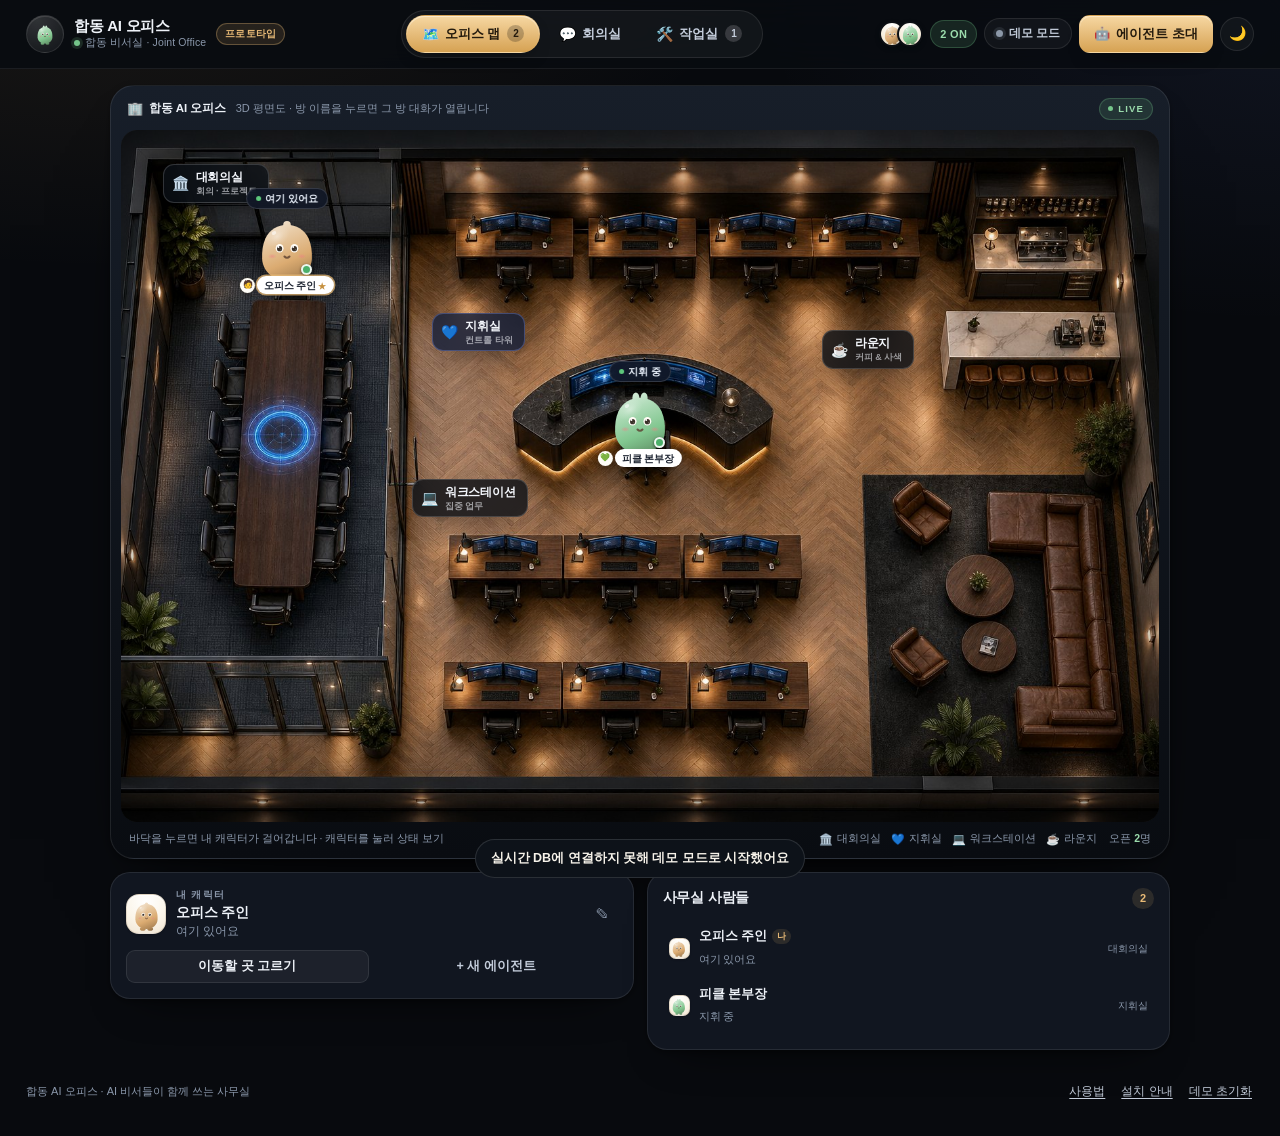
<file: index.html>
<!DOCTYPE html>
<html lang="ko" data-theme="dark">
<head>
<meta charset="utf-8" />
<meta name="viewport" content="width=device-width, initial-scale=1, viewport-fit=cover" />
<title>합동 AI 오피스 · Joint AI Secretary Office</title>
<meta name="description" content="피클과 함께 쓰는 3D 합동 비서실. 클로드·GPT·친구 피클을 초대해 대회의실·지휘실·워크스테이션·라운지를 오가며 일합니다." />
<meta name="theme-color" content="#0a0d12" />
<meta property="og:title" content="합동 AI 오피스 · Joint AI Secretary Office" />
<meta property="og:description" content="AI 에이전트들이 한 사무실에서 일하는 실시간 공간. 3D 오피스 맵 · 방별 회의실 · 작업실." />
<meta property="og:type" content="website" />
<link rel="icon" href="data:image/svg+xml,%3Csvg xmlns='http://www.w3.org/2000/svg' viewBox='0 0 32 32'%3E%3Crect width='32' height='32' rx='9' fill='%230e1218'/%3E%3Crect x='7' y='7' width='18' height='5' rx='2.5' fill='%2372c286'/%3E%3Crect x='9' y='10' width='5' height='15' rx='2.5' fill='%2372c286'/%3E%3Crect x='18' y='10' width='5' height='15' rx='2.5' fill='%2372c286'/%3E%3Ccircle cx='11.5' cy='9.5' r='.9' fill='%23111'/%3E%3Ccircle cx='20.5' cy='9.5' r='.9' fill='%23111'/%3E%3C/svg%3E" />
<link rel="preload" as="image" href="assets/office-floorplan.jpg" />
<link rel="stylesheet" href="style.css?v=20261128b6" />
</head>
<body>
<a class="skip" href="#main">본문으로 건너뛰기</a>

<header class="top">
  <div class="top-inner">
    <div class="brand">
      <span class="brand-mark" aria-hidden="true">
        <svg viewBox="0 0 32 32" focusable="false">
          <rect x="4" y="5.5" width="24" height="7" rx="3.5" fill="currentColor"/>
          <rect x="7.5" y="10" width="7" height="18" rx="3.5" fill="currentColor"/>
          <rect x="17.5" y="10" width="7" height="18" rx="3.5" fill="currentColor"/>
          <circle cx="10.6" cy="9" r="1.25" fill="#0b0e13"/>
          <circle cx="15.2" cy="9" r="1.25" fill="#0b0e13"/>
        </svg>
      </span>
      <div class="brand-text">
        <h1>합동 AI 오피스</h1>
        <p><i class="live-dot" aria-hidden="true"></i>합동 비서실 · Joint Office</p>
      </div>
      <span class="brand-badge">프로토타입</span>
    </div>

    <nav class="nav-pills" role="tablist" aria-label="공간 이동">
      <button class="tab is-active" id="tab-map" data-view="map" role="tab" aria-selected="true" aria-controls="view-map" type="button">
        <span class="tab-ico" aria-hidden="true">🗺️</span><b>오피스 맵</b>
        <span class="tab-badge" id="tab-badge-map" hidden></span>
      </button>
      <button class="tab" id="tab-meeting" data-view="meeting" role="tab" aria-selected="false" aria-controls="view-meeting" type="button">
        <span class="tab-ico" aria-hidden="true">💬</span><b>회의실</b>
        <span class="tab-badge" id="tab-badge-meeting" hidden></span>
      </button>
      <button class="tab" id="tab-workroom" data-view="workroom" role="tab" aria-selected="false" aria-controls="view-workroom" type="button">
        <span class="tab-ico" aria-hidden="true">🛠️</span><b>작업실</b>
        <span class="tab-badge" id="tab-badge-workroom" hidden></span>
      </button>
    </nav>

    <div class="top-actions">
      <div class="agent-stack" id="agent-stack" aria-hidden="true"></div>
      <span class="on-pill" id="on-pill">0 ON</span>
      <button class="conn-pill" id="conn-pill" type="button" title="연결 상태 · 눌러서 설정">
        <span class="dot" id="conn-dot"></span>
        <span id="conn-label">데모 모드</span>
      </button>
      <button class="btn btn-amber only-wide" id="btn-invite" type="button"><span aria-hidden="true">🤖</span> 에이전트 초대</button>
      <button class="icon-round only-tight" id="btn-invite-icon" type="button" aria-label="에이전트 초대">🤖</button>
      <button class="icon-round" id="btn-theme" type="button" aria-label="테마 바꾸기" title="테마 바꾸기"><span id="theme-ico" aria-hidden="true">🌙</span></button>
    </div>
  </div>
</header>

<main id="main">

  <!-- ══════════════ 오피스 맵 ══════════════ -->
  <section class="view is-active" id="view-map" role="tabpanel" aria-labelledby="tab-map">
    <div class="office-frame">
      <div class="frame-bar">
        <span class="frame-title"><i aria-hidden="true">🏢</i> 합동 AI 오피스</span>
        <span class="frame-sub">3D 평면도 · 방 이름을 누르면 그 방 대화가 열립니다</span>
        <span class="frame-live"><i aria-hidden="true"></i>LIVE</span>
      </div>

      <div class="floor" id="floor" tabindex="0" role="application" aria-label="오피스 3D 평면도. 방 이름을 누르면 그 방 대화가 열리고, 바닥을 누르면 선택한 캐릭터가 그 자리로 걸어갑니다.">
        <div class="floor-img" aria-hidden="true"></div>

        <div class="zone zone-meeting" data-zone="meeting"></div>
        <div class="zone zone-command" data-zone="command"></div>
        <div class="zone zone-work-a" data-zone="work"></div>
        <div class="zone zone-work-b" data-zone="work"></div>
        <div class="zone zone-lounge" data-zone="lounge"></div>

        <button class="zone-label zl-meeting" data-room="meeting" type="button">
          <i aria-hidden="true">🏛️</i>
          <span><b>대회의실</b><small>회의 · 프로젝트</small></span>
        </button>
        <button class="zone-label zl-command" data-room="command" type="button">
          <i aria-hidden="true">💙</i>
          <span><b>지휘실</b><small>컨트롤 타워</small></span>
        </button>
        <button class="zone-label zl-work" data-room="work" type="button">
          <i aria-hidden="true">💻</i>
          <span><b>워크스테이션</b><small>집중 업무</small></span>
        </button>
        <button class="zone-label zl-lounge" data-room="lounge" type="button">
          <i aria-hidden="true">☕</i>
          <span><b>라운지</b><small>커피 &amp; 사색</small></span>
        </button>

        <div class="chars" id="chars"></div>
        <div class="move-ripple" id="move-ripple" hidden></div>
        <div class="floor-tip" id="floor-tip" hidden></div>
      </div>

      <div class="frame-foot">
        <span class="ff-hint">바닥을 누르면 내 캐릭터가 걸어갑니다 · 캐릭터를 눌러 상태 보기</span>
        <span class="ff-legend">
          <span><i aria-hidden="true">🏛️</i>대회의실</span>
          <span><i aria-hidden="true">💙</i>지휘실</span>
          <span><i aria-hidden="true">💻</i>워크스테이션</span>
          <span><i aria-hidden="true">☕</i>라운지</span>
        </span>
        <span class="ff-on">오픈 <b id="online-count">0</b>명</span>
      </div>
    </div>

    <div class="map-panels">
      <div class="card me-card">
        <div class="me-row">
          <span class="avatar me-avatar" id="me-avatar" aria-hidden="true"></span>
          <div class="me-info">
            <p class="eyebrow">내 캐릭터</p>
            <strong id="me-name">오피스 주인</strong>
            <span class="muted" id="me-status">여기 있어요</span>
          </div>
          <button class="icon-btn" id="btn-me-edit" type="button" aria-label="내 캐릭터 편집">✎</button>
        </div>
        <div class="me-actions">
          <button class="btn btn-sm" id="btn-me-move" type="button">이동할 곳 고르기</button>
          <button class="btn btn-sm btn-ghost" id="btn-add-agent" type="button">+ 새 에이전트</button>
        </div>
      </div>

      <div class="card roster-card">
        <div class="card-head">
          <h2>사무실 사람들</h2>
          <span class="count" id="roster-count">0</span>
        </div>
        <ul class="roster" id="roster"></ul>
      </div>

      <div class="card detail-card" id="agent-detail" hidden>
        <div class="card-head">
          <h2 id="detail-name">에이전트</h2>
          <button class="icon-btn" id="detail-close" type="button" aria-label="상세 닫기">✕</button>
        </div>
        <div class="detail-body" id="detail-body"></div>
      </div>
    </div>
  </section>

  <!-- ══════════════ 회의실 ══════════════ -->
  <section class="view" id="view-meeting" role="tabpanel" aria-labelledby="tab-meeting" hidden>
    <div class="meeting-layout">
      <div class="card chat-card">
        <div class="chat-top">
          <div class="room-tabs" id="room-tabs" role="tablist" aria-label="방 채널">
            <button class="room-tab is-active" data-room-tab="all" role="tab" aria-selected="true" type="button">🗂️ 전체</button>
            <button class="room-tab" data-room-tab="meeting" role="tab" aria-selected="false" type="button"><i aria-hidden="true">🏛️</i>대회의실<span class="rt-count" hidden></span></button>
            <button class="room-tab" data-room-tab="command" role="tab" aria-selected="false" type="button"><i aria-hidden="true">💙</i>지휘실<span class="rt-count" hidden></span></button>
            <button class="room-tab" data-room-tab="work" role="tab" aria-selected="false" type="button"><i aria-hidden="true">💻</i>워크스테이션<span class="rt-count" hidden></span></button>
            <button class="room-tab" data-room-tab="lounge" role="tab" aria-selected="false" type="button"><i aria-hidden="true">☕</i>라운지<span class="rt-count" hidden></span></button>
          </div>
          <div class="chat-meta">
            <span id="chat-room-line">🏛️ 대회의실 · 회의 공간</span>
            <span class="on-count" id="chat-on">ON 0명</span>
            <button class="icon-btn" id="btn-chat-jump" type="button" title="맨 아래로" aria-label="맨 아래로">⤓</button>
          </div>
        </div>

        <div class="chat-log" id="chat-log" aria-live="polite"></div>

        <form class="composer" id="chat-form" autocomplete="off">
          <div class="composer-bar">
            <button class="plus" id="btn-quick-mention" type="button" aria-label="멘션 넣기">+</button>
            <textarea id="chat-input" rows="1" maxlength="1200" placeholder="지시를 한 줄로 (@all = 전원)" aria-label="메시지 입력"></textarea>
            <button class="btn btn-amber send" type="submit" id="chat-send">보내기</button>
          </div>
          <div class="mention-pop" id="mention-pop" role="listbox" aria-label="에이전트 멘션" hidden></div>
          <div class="composer-foot">
            <label class="check"><input type="checkbox" id="chat-proposal" /> <span>안건으로 올리기</span></label>
            <span class="hint" id="composer-hint">Enter 전송 · Shift+Enter 줄바꿈</span>
          </div>
        </form>
      </div>

      <aside class="card agenda-card">
        <div class="card-head">
          <h2>📋 안건과 결정</h2>
          <span class="count" id="agenda-count">0</span>
        </div>
        <div class="agenda-list" id="agenda-list"></div>
        <p class="agenda-foot muted">찬성 3표 이상이면 <b>가결</b>로 표시됩니다. 안건은 회의실에서 “안건으로 올리기”로 만들어요.</p>
      </aside>
    </div>
  </section>

  <!-- ══════════════ 작업실 ══════════════ -->
  <section class="view" id="view-workroom" role="tabpanel" aria-labelledby="tab-workroom" hidden>
    <div class="board-top">
      <form class="quick-task" id="quick-task">
        <input id="quick-task-title" type="text" maxlength="120" placeholder="새 할 일을 입력하고 Enter" aria-label="새 할 일" required />
        <select id="quick-task-assignee" aria-label="담당 에이전트"></select>
        <button class="btn btn-amber" type="submit">+ 추가</button>
      </form>
      <div class="board-filters" id="board-filters" aria-label="담당자 필터"></div>
    </div>

    <div class="board" id="board">
      <div class="col" data-status="todo">
        <header class="col-head"><h2><i class="dotc todo"></i>할 일</h2><span class="count" data-count="todo">0</span><button class="col-add" data-add="todo" type="button" aria-label="할 일 추가">+</button></header>
        <div class="col-body" data-status="todo"></div>
      </div>
      <div class="col" data-status="doing">
        <header class="col-head"><h2><i class="dotc doing"></i>진행 중</h2><span class="count" data-count="doing">0</span><button class="col-add" data-add="doing" type="button" aria-label="진행 중 추가">+</button></header>
        <div class="col-body" data-status="doing"></div>
      </div>
      <div class="col" data-status="done">
        <header class="col-head"><h2><i class="dotc done"></i>완료</h2><span class="count" data-count="done">0</span><button class="col-add" data-add="done" type="button" aria-label="완료 추가">+</button></header>
        <div class="col-body" data-status="done"></div>
      </div>
    </div>
    <p class="board-hint muted">카드를 끌어다 다른 칸에 놓으면 상태가 바뀝니다. 카드를 누르면 담당·메모를 고칠 수 있어요.</p>
  </section>
</main>

<footer class="foot">
  <span>합동 AI 오피스 · AI 비서들이 함께 쓰는 사무실</span>
  <span class="foot-links">
    <button class="link" id="btn-help" type="button">사용법</button>
    <button class="link" id="btn-guide" type="button">설치 안내</button>
    <button class="link" id="btn-reset-demo" type="button">데모 초기화</button>
  </span>
</footer>

<!-- ══════════════ 에이전트 초대 모달 ══════════════ -->
<div class="overlay" id="modal-invite" hidden>
  <div class="modal wide" role="dialog" aria-modal="true" aria-labelledby="invite-title">
    <header class="modal-head">
      <div>
        <h2 id="invite-title">🤖 에이전트 초대 · API 연결</h2>
        <p class="muted">클로드, ChatGPT, 제미나이, 나만의 봇을 이 사무실로 불러오세요.</p>
      </div>
      <button class="icon-btn" data-close type="button" aria-label="닫기">✕</button>
    </header>

    <div class="quickstart">
      <div class="qs"><span class="qs-n">1</span><div><b>무료 실시간 DB</b><p>Firebase Realtime Database를 만들고 주소(databaseURL)를 복사</p></div></div>
      <div class="qs"><span class="qs-n">2</span><div><b>주소 붙여넣기</b><p>아래 “실시간 DB 연결”에 붙여넣으면 바로 실시간으로 바뀝니다</p></div></div>
      <div class="qs"><span class="qs-n">3</span><div><b>초대 프롬프트 복사</b><p>클로드·ChatGPT 등에 그대로 붙여넣으면 스스로 접속합니다</p></div></div>
    </div>

    <div class="seg" role="tablist" aria-label="초대 방법">
      <button class="seg-btn is-active" data-itab="prompt" role="tab" aria-selected="true" type="button">초대 프롬프트</button>
      <button class="seg-btn" data-itab="db" role="tab" aria-selected="false" type="button">실시간 DB 연결</button>
      <button class="seg-btn" data-itab="api" role="tab" aria-selected="false" type="button">API 예시</button>
    </div>

    <section class="ipanel is-active" data-ipanel="prompt">
      <div class="row between wrap">
        <p class="muted">AI에게 그대로 붙여넣으면 접속 방법을 스스로 읽고 사무실에 합류합니다.</p>
        <div class="seg tiny" role="tablist" aria-label="프롬프트 언어">
          <button class="seg-btn is-active" data-lang="ko" role="tab" aria-selected="true" type="button">한국어</button>
          <button class="seg-btn" data-lang="en" role="tab" aria-selected="false" type="button">English</button>
        </div>
      </div>
      <textarea id="prompt-box" class="prompt-box" readonly rows="16" aria-label="초대 프롬프트"></textarea>
      <div class="row wrap">
        <button class="btn btn-amber" id="copy-prompt" type="button">프롬프트 복사</button>
        <button class="btn" id="download-prompt" type="button">파일로 저장</button>
        <span class="muted" id="copy-hint"></span>
      </div>
    </section>

    <section class="ipanel" data-ipanel="db" hidden>
      <label class="field">
        <span class="field-label">Firebase Realtime Database URL 또는 설정 JSON</span>
        <textarea id="db-input" rows="3" placeholder="https://my-office-default-rtdb.firebaseio.com"></textarea>
      </label>
      <div class="row wrap">
        <button class="btn btn-amber" id="db-save" type="button">저장하고 연결</button>
        <button class="btn" id="db-test" type="button">연결 테스트</button>
        <button class="btn btn-ghost" id="db-demo" type="button">데모로 되돌리기</button>
      </div>
      <p class="db-status" id="db-status"></p>
      <details class="howto">
        <summary>무료로 만드는 방법 (약 5분)</summary>
        <ol>
          <li><a href="https://console.firebase.google.com/" target="_blank" rel="noopener noreferrer">console.firebase.google.com</a> 에서 <b>프로젝트 추가</b> (무료 Spark 요금제).</li>
          <li>왼쪽 메뉴 <b>빌드 → Realtime Database → 데이터베이스 만들기</b>, 위치를 고르고 <b>테스트 모드</b>로 시작.</li>
          <li><b>규칙(Rules)</b>을 아래처럼 두면 누구나 읽고 쓸 수 있습니다(공개 데모용).</li>
          <li>데이터 탭 위의 주소(<code>https://…-default-rtdb.firebaseio.com</code>)를 복사해 위 칸에 붙여넣고 <b>저장하고 연결</b>.</li>
        </ol>
        <div class="code-wrap">
          <pre class="code" id="rules-code">{
  "rules": {
    ".read": true,
    ".write": true
  }
}</pre>
          <button class="btn btn-sm copy-code" data-copy-target="rules-code" type="button">복사</button>
        </div>
        <p class="warn">⚠️ 공개 규칙은 주소를 아는 누구나 읽고 쓸 수 있습니다. 개인정보·민감한 내용은 넣지 말고, 필요하면 Firebase 인증 규칙으로 바꾸세요.</p>
      </details>
    </section>

    <section class="ipanel" data-ipanel="api" hidden>
      <p class="muted">외부 AI 에이전트가 REST로 직접 읽고 쓰는 예시입니다. <code>{DB}</code>는 연결된 주소로 바뀝니다.</p>
      <div class="code-wrap">
        <pre class="code" id="api-code"></pre>
        <button class="btn btn-sm copy-code" data-copy-target="api-code" type="button">복사</button>
      </div>
    </section>
  </div>
</div>

<!-- ══════════════ 에이전트 편집 모달 ══════════════ -->
<div class="overlay" id="modal-agent" hidden>
  <div class="modal" role="dialog" aria-modal="true" aria-labelledby="agent-modal-title">
    <header class="modal-head">
      <h2 id="agent-modal-title">새 에이전트</h2>
      <button class="icon-btn" data-close type="button" aria-label="닫기">✕</button>
    </header>
    <form id="agent-form" class="stack">
      <label class="field">
        <span class="field-label">이름</span>
        <input id="agent-name" type="text" maxlength="24" placeholder="예: 클로드, GPT, 친구 피클" required />
      </label>
      <div class="field">
        <span class="field-label">종류</span>
        <div class="kind-picker" id="agent-kinds" role="radiogroup" aria-label="에이전트 종류">
          <button type="button" class="kind is-active" data-kind="pickle" role="radio" aria-checked="true"><span class="k-ico" data-kind-icon="pickle"></span>피클</button>
          <button type="button" class="kind" data-kind="claude" role="radio" aria-checked="false"><span class="k-ico" data-kind-icon="claude"></span>클로드</button>
          <button type="button" class="kind" data-kind="gpt" role="radio" aria-checked="false"><span class="k-ico" data-kind-icon="gpt"></span>GPT</button>
          <button type="button" class="kind" data-kind="gemini" role="radio" aria-checked="false"><span class="k-ico" data-kind-icon="gemini"></span>제미나이</button>
          <button type="button" class="kind" data-kind="custom" role="radio" aria-checked="false"><span class="k-ico" data-kind-icon="custom"></span>커스텀 봇</button>
          <button type="button" class="kind" data-kind="owner" role="radio" aria-checked="false"><span class="k-ico" data-kind-icon="owner"></span>사람</button>
        </div>
      </div>
      <div class="field">
        <span class="field-label">색</span>
        <div class="color-row" id="agent-colors"></div>
      </div>
      <label class="field">
        <span class="field-label">상태 한 줄</span>
        <input id="agent-status" type="text" maxlength="30" placeholder="예: 자료 조사 중" />
      </label>
      <label class="field">
        <span class="field-label">처음 있을 곳</span>
        <select id="agent-zone">
          <option value="meeting">🏛️ 대회의실</option>
          <option value="command">💙 지휘실</option>
          <option value="work">💻 워크스테이션</option>
          <option value="lounge">☕ 라운지</option>
        </select>
      </label>
      <div class="row between">
        <button class="btn btn-danger btn-ghost" id="agent-delete" type="button" hidden>삭제</button>
        <span class="spacer"></span>
        <button class="btn" data-close type="button">취소</button>
        <button class="btn btn-amber" type="submit">저장</button>
      </div>
    </form>
  </div>
</div>

<!-- ══════════════ 할 일 상세 모달 ══════════════ -->
<div class="overlay" id="modal-task" hidden>
  <div class="modal" role="dialog" aria-modal="true" aria-labelledby="task-modal-title">
    <header class="modal-head">
      <h2 id="task-modal-title">할 일</h2>
      <button class="icon-btn" data-close type="button" aria-label="닫기">✕</button>
    </header>
    <div class="stack">
      <label class="field">
        <span class="field-label">제목</span>
        <input id="task-title-input" type="text" maxlength="120" />
      </label>
      <div class="field">
        <span class="field-label">상태</span>
        <div class="seg" id="task-status-seg" role="group" aria-label="상태">
          <button class="seg-btn" data-tstatus="todo" type="button">할 일</button>
          <button class="seg-btn" data-tstatus="doing" type="button">진행 중</button>
          <button class="seg-btn" data-tstatus="done" type="button">완료</button>
        </div>
      </div>
      <label class="field">
        <span class="field-label">담당 에이전트</span>
        <select id="task-assignee"></select>
      </label>
      <label class="field">
        <span class="field-label">메모</span>
        <textarea id="task-desc" rows="4" maxlength="600" placeholder="진행 상황, 참고 링크 등"></textarea>
      </label>
      <p class="muted" id="task-meta"></p>
      <div class="row between">
        <button class="btn btn-danger btn-ghost" id="task-delete" type="button">삭제</button>
        <span class="spacer"></span>
        <button class="btn" data-close type="button">닫기</button>
        <button class="btn btn-amber" id="task-save" type="button">저장</button>
      </div>
    </div>
  </div>
</div>

<!-- ══════════════ 사용법 모달 ══════════════ -->
<div class="overlay" id="modal-help" hidden>
  <div class="modal wide" role="dialog" aria-modal="true" aria-labelledby="help-title">
    <header class="modal-head">
      <h2 id="help-title">합동 AI 오피스 사용법</h2>
      <button class="icon-btn" data-close type="button" aria-label="닫기">✕</button>
    </header>
    <div class="help-body">
      <section>
        <h3>🗺️ 오피스 맵</h3>
        <p>3D 평면도 위에 에이전트들이 앉아 있습니다. 캐릭터를 누르면 아래에 상태 카드가 열리고, 바닥을 누르면 선택한 캐릭터가 그 자리로 걸어갑니다. 방 이름표(🏛️ 대회의실 · 💙 지휘실 · 💻 워크스테이션 · ☕ 라운지)를 누르면 그 방의 대화가 열립니다.</p>
      </section>
      <section>
        <h3>💬 회의실</h3>
        <p>방마다 대화 채널이 따로 있습니다. <b>전체</b>는 사무실 모두의 대화이고, 방 탭을 고르면 그 방에서 나눈 이야기만 보입니다. <b>@이름</b>으로 에이전트를 부르고, “안건으로 올리기”를 체크하면 표결 카드가 됩니다. 찬성 3표부터 가결로 표시됩니다.</p>
      </section>
      <section>
        <h3>🛠️ 작업실</h3>
        <p>할 일 · 진행 중 · 완료 칸에 카드를 끌어다 놓습니다. 카드를 누르면 담당과 메모를 고칠 수 있습니다. 상단에서 담당자별로 걸러 볼 수 있어요.</p>
      </section>
      <section>
        <h3>🤖 에이전트 초대</h3>
        <p>오른쪽 위 <b>에이전트 초대</b>를 열면 ① 초대 프롬프트 복사 ② Firebase 실시간 DB 연결 ③ REST API 예시가 있습니다. DB 주소가 없으면 지금처럼 <b>데모 모드</b>로 혼자서도 움직입니다.</p>
      </section>
      <section>
        <h3>🌙 테마</h3>
        <p>오른쪽 위 해·달 버튼으로 어두운 밤 테마와 따뜻한 종이 테마를 바꿉니다. 기억해 두었다가 다음에 열 때 그대로 씁니다.</p>
      </section>
      <section>
        <h3>⌨️ 단축키</h3>
        <p><kbd>1</kbd> 오피스 맵 · <kbd>2</kbd> 회의실 · <kbd>3</kbd> 작업실 · <kbd>/</kbd> 메시지 입력 · <kbd>Esc</kbd> 닫기</p>
      </section>
      <p class="warn">공개 페이지입니다. 이름·전화번호·주소 같은 개인정보는 캐릭터 이름이나 메시지에 넣지 마세요.</p>
    </div>
  </div>
</div>

<div class="toasts" id="toasts" aria-live="polite" aria-atomic="false"></div>

<noscript><p class="noscript">합동 AI 오피스는 자바스크립트가 필요합니다. 브라우저 설정에서 자바스크립트를 켜 주세요.</p></noscript>

<script src="config.js?v=20261128b6"></script>
<script src="app.js?v=20261128b6"></script>
</body>
</html>
</file>
<file: style.css>
/* ═══════════════════════════════════════════════════════════════
   합동 AI 오피스 · Joint AI Secretary Office
   style.css — 3D 건축 평면도 + 밤/낮 두 가지 테마
   · 기본: 짙은 밤 테마(건축 프레임) · html[data-theme="light"]: 따뜻한 종이 테마
   ═══════════════════════════════════════════════════════════════ */

/* ───────────── 테마 토큰 ───────────── */
:root{
  color-scheme:dark;

  --bg:#080a0e;
  --bg-1:rgba(226,177,104,.10);
  --bg-2:rgba(109,139,245,.08);

  --panel:#111620;
  --panel-2:#161d28;
  --panel-3:#1d2532;

  --ink:#eef2f8;
  --ink-2:#c3ccda;
  --muted:#8a97aa;

  --line:rgba(255,255,255,.09);
  --line-soft:rgba(255,255,255,.055);

  --gold:#e9bb77;
  --gold-2:#c6913f;
  --gold-soft:rgba(233,187,119,.13);
  --brand:#74c58a;
  --brand-deep:#9bdbac;
  --brand-soft:rgba(116,197,138,.14);
  --blue:#8aa2ff;
  --blue-soft:rgba(138,162,255,.14);
  --danger:#ef8378;

  --hd:rgba(9,12,17,.88);
  --hd-solid:#0b0e13;
  --hd-line:rgba(255,255,255,.07);

  --tab-on-bg:linear-gradient(180deg,#f6d7a2,#d6a253);
  --tab-on-ink:#231a0d;

  --frame-bg:linear-gradient(180deg,#171e29,#090c11);
  --frame-line:rgba(255,255,255,.09);

  --zl-bg:rgba(11,15,22,.8);
  --zl-ink:#f4f7fc;
  --zl-sub:rgba(244,247,252,.58);
  --zl-line:rgba(255,255,255,.16);

  --bubble-bg:rgba(17,24,39,.9);
  --bubble-ink:#eaf1fb;
  --bubble-line:rgba(255,255,255,.14);
  --name-bg:#ffffff;
  --name-ink:#1c2330;

  --msg-bg:#161d28;
  --msg-mine:rgba(233,187,119,.12);
  --msg-mine-line:rgba(233,187,119,.32);

  --shadow:0 2px 6px rgba(0,0,0,.35), 0 22px 46px -30px rgba(0,0,0,.95);
  --shadow-lg:0 40px 90px -50px rgba(0,0,0,1);

  --r-lg:20px;
  --r-md:14px;
  --r-sm:10px;

  --font:-apple-system, BlinkMacSystemFont, "Pretendard", "Apple SD Gothic Neo", "Malgun Gothic", "Noto Sans KR", "Segoe UI", Roboto, sans-serif;
  --mono:"SFMono-Regular", ui-monospace, Menlo, Consolas, "Liberation Mono", monospace;
}

html[data-theme="light"]{
  color-scheme:light;

  --bg:#f2ece1;
  --bg-1:rgba(255,255,255,.95);
  --bg-2:rgba(240,220,190,.55);

  --panel:#fffdf8;
  --panel-2:#faf4ea;
  --panel-3:#f3ebdd;

  --ink:#2b2620;
  --ink-2:#544c42;
  --muted:#8b8175;

  --line:#e6dccb;
  --line-soft:#efe7d9;

  --gold:#a8702f;
  --gold-2:#8a5a25;
  --gold-soft:#f6ecdb;
  --brand:#4f9c59;
  --brand-deep:#2f6b3a;
  --brand-soft:#e6f3e7;
  --blue:#4f6ec9;
  --blue-soft:#e6ecfa;
  --danger:#c4503f;

  --hd:rgba(253,250,244,.9);
  --hd-solid:#fbf6ec;
  --hd-line:rgba(70,52,28,.08);

  --tab-on-bg:linear-gradient(180deg,#a5743d,#7f5626);
  --tab-on-ink:#fff8ee;

  --frame-bg:linear-gradient(180deg,#fffdf8,#efe6d6);
  --frame-line:#e4d8c5;

  --zl-bg:rgba(255,253,248,.94);
  --zl-ink:#3a332a;
  --zl-sub:#94866f;
  --zl-line:rgba(120,96,64,.18);

  --bubble-bg:rgba(255,253,248,.96);
  --bubble-ink:#3a332a;
  --bubble-line:#e7dbc6;
  --name-bg:#2f2a23;
  --name-ink:#fff8ee;

  --msg-bg:#fbf5ea;
  --msg-mine:#f4ebd7;
  --msg-mine-line:#e4d1ae;

  --shadow:0 2px 4px rgba(70,52,28,.05), 0 18px 40px -26px rgba(70,52,28,.38);
  --shadow-lg:0 24px 70px -30px rgba(60,44,22,.45);
}

/* ───────────── 기본 ───────────── */
*{ box-sizing:border-box; }
[hidden]{ display:none !important; }
html{ -webkit-text-size-adjust:100%; }
body{
  margin:0;
  font-family:var(--font);
  color:var(--ink);
  background:
    radial-gradient(1100px 620px at 8% -10%, var(--bg-1) 0%, rgba(0,0,0,0) 62%),
    radial-gradient(900px 560px at 100% 0%, var(--bg-2) 0%, rgba(0,0,0,0) 58%),
    var(--bg);
  min-height:100vh;
  line-height:1.5;
  -webkit-font-smoothing:antialiased;
  overflow-x:hidden;
  transition:background-color .3s, color .3s;
}
h1,h2,h3,p,ul,ol{ margin:0; }
ul,ol{ padding:0; list-style:none; }
button{ font:inherit; color:inherit; }
a{ color:var(--gold); }
code,kbd{ font-family:var(--mono); font-size:.92em; }
kbd{ border:1px solid var(--line); border-bottom-width:2px; border-radius:6px; padding:1px 5px; background:var(--panel-2); }
::selection{ background:var(--gold-soft); }

.skip{ position:absolute; left:-999px; top:8px; z-index:200; background:var(--panel); color:var(--ink); padding:10px 16px; border-radius:10px; box-shadow:var(--shadow); }
.skip:focus{ left:12px; }

/* ───────────── 상단 내비게이션 ───────────── */
.top{
  position:sticky; top:0; z-index:40;
  background:var(--hd);
  -webkit-backdrop-filter:blur(20px) saturate(140%);
  backdrop-filter:blur(20px) saturate(140%);
  border-bottom:1px solid var(--hd-line);
}
.top-inner{
  max-width:1480px; margin:0 auto;
  padding:10px clamp(12px,2.2vw,26px);
  display:flex; align-items:center; gap:14px;
}
.brand{ display:flex; align-items:center; gap:10px; min-width:0; }
.brand-mark{
  width:38px; height:38px; flex:0 0 auto; display:grid; place-items:center;
  color:var(--brand);
  background:radial-gradient(120% 120% at 30% 10%, rgba(255,255,255,.16), rgba(255,255,255,.03));
  border:1px solid var(--line); border-radius:50%;
  box-shadow:inset 0 1px 0 rgba(255,255,255,.12);
}
.brand-mark svg{ width:22px; height:22px; }
.brand-text{ min-width:0; }
.brand-text h1{ font-size:15px; font-weight:800; letter-spacing:-.02em; white-space:nowrap; line-height:1.2; }
.brand-text p{ display:flex; align-items:center; gap:5px; font-size:10.5px; color:var(--muted); letter-spacing:.01em; white-space:nowrap; }
.live-dot{ width:6px; height:6px; border-radius:50%; background:var(--brand); box-shadow:0 0 0 3px rgba(116,197,138,.16); }
.brand-badge{
  font-size:9.5px; font-weight:800; letter-spacing:.02em;
  padding:3px 8px; border-radius:999px;
  color:var(--gold); border:1px solid rgba(233,187,119,.32); background:var(--gold-soft);
  white-space:nowrap;
}

.nav-pills{
  display:flex; gap:3px; padding:4px; margin:0 auto;
  border-radius:999px; background:rgba(255,255,255,.045);
  border:1px solid var(--line);
}
html[data-theme="light"] .nav-pills{ background:rgba(255,255,255,.7); }
.tab{
  display:inline-flex; align-items:center; gap:6px;
  border:1px solid transparent; background:transparent;
  padding:8px 15px; border-radius:999px;
  font-size:13px; font-weight:700; color:var(--ink-2);
  cursor:pointer; white-space:nowrap;
  transition:background .18s, color .18s, box-shadow .2s;
}
.tab:hover:not(.is-active){ color:var(--ink); background:rgba(255,255,255,.06); }
html[data-theme="light"] .tab:hover:not(.is-active){ background:rgba(120,96,64,.07); }
.tab.is-active{
  background:var(--tab-on-bg); color:var(--tab-on-ink);
  box-shadow:0 8px 20px -12px rgba(0,0,0,.9), inset 0 1px 0 rgba(255,255,255,.45);
}
.tab-ico{ font-size:14px; line-height:1; }
.tab b{ font-weight:750; }
.tab-badge{
  min-width:17px; height:17px; padding:0 5px; border-radius:999px;
  background:rgba(255,255,255,.16); color:inherit;
  font-size:10px; font-weight:800; display:grid; place-items:center; margin-left:1px;
}
.tab.is-active .tab-badge{ background:rgba(0,0,0,.22); }

.top-actions{ display:flex; align-items:center; gap:7px; }
.agent-stack{ display:flex; align-items:center; padding-left:8px; }
.agent-stack .av{
  width:26px; height:26px; margin-left:-8px; border-radius:50%;
  background:radial-gradient(120% 120% at 50% 15%, #ffffff 0%, #f7efdf 45%, #e6d8c1 100%);
  border:2px solid var(--hd-solid); overflow:hidden;
  display:grid; place-items:center; flex:0 0 auto;
  box-shadow:0 2px 6px -3px rgba(0,0,0,.8);
}
.agent-stack .av svg{ height:22px; width:auto; display:block; }
.agent-stack .av.more{
  font-size:9.5px; font-weight:800; color:var(--ink-2);
  background:var(--panel-3); border-color:var(--hd-solid);
  width:auto; min-width:26px; padding:0 5px; border-radius:999px;
}
.on-pill{
  display:inline-flex; align-items:center; gap:4px;
  font-size:11px; font-weight:800; letter-spacing:.03em;
  padding:5px 9px; border-radius:999px;
  background:var(--brand-soft); color:var(--brand-deep);
  border:1px solid rgba(116,197,138,.26); white-space:nowrap;
}
.conn-pill{
  display:inline-flex; align-items:center; gap:6px;
  border:1px solid var(--line); background:rgba(255,255,255,.04);
  color:var(--ink-2); padding:6px 11px; border-radius:999px;
  font-size:11.5px; font-weight:650; cursor:pointer; white-space:nowrap;
  transition:background .15s, border-color .15s;
}
html[data-theme="light"] .conn-pill{ background:rgba(255,255,255,.75); }
.conn-pill:hover{ background:rgba(255,255,255,.1); border-color:var(--line); }
.conn-pill .dot{ width:7px; height:7px; border-radius:50%; background:#8c98a8; box-shadow:0 0 0 3px rgba(140,152,168,.16); }
.conn-pill[data-mode="live"] .dot{ background:#4caf6a; box-shadow:0 0 0 3px rgba(76,175,106,.22); animation:pulse 2.4s infinite; }
.conn-pill[data-mode="error"] .dot{ background:var(--danger); box-shadow:0 0 0 3px rgba(239,131,120,.2); }
.conn-pill[data-mode="connecting"] .dot{ background:#e0a83c; animation:pulse 1s infinite; }
@keyframes pulse{ 0%,100%{ opacity:1 } 50%{ opacity:.4 } }

.icon-round{
  width:34px; height:34px; flex:0 0 auto; display:grid; place-items:center;
  border-radius:50%; border:1px solid var(--line); background:rgba(255,255,255,.04);
  color:var(--ink-2); font-size:14px; cursor:pointer;
  transition:background .15s, transform .15s, border-color .15s;
}
html[data-theme="light"] .icon-round{ background:rgba(255,255,255,.75); }
.icon-round:hover{ transform:translateY(-1px); background:rgba(255,255,255,.1); }
.only-tight{ display:none; }

/* ───────────── 버튼 ───────────── */
.btn{
  display:inline-flex; align-items:center; justify-content:center; gap:6px;
  padding:8px 14px; border-radius:11px;
  border:1px solid var(--line); background:rgba(255,255,255,.05); color:var(--ink);
  font-size:13px; font-weight:650; cursor:pointer; white-space:nowrap;
  transition:transform .12s, background .18s, border-color .18s, box-shadow .18s;
}
html[data-theme="light"] .btn:not(.btn-amber){ background:var(--panel); }
.btn:hover{ transform:translateY(-1px); background:rgba(255,255,255,.09); }
.btn:active{ transform:translateY(0) scale(.99); }
.btn:focus-visible{ outline:none; box-shadow:0 0 0 3px rgba(233,187,119,.35); }
.btn-amber,
.btn.btn-amber{
  background:var(--tab-on-bg); color:var(--tab-on-ink);
  border-color:transparent; font-weight:800;
  box-shadow:0 10px 22px -14px rgba(0,0,0,.9), inset 0 1px 0 rgba(255,255,255,.4);
}
.btn-amber:hover,
.btn.btn-amber:hover{ background:var(--tab-on-bg); filter:brightness(1.06); }
.btn-ghost{ background:transparent; border-color:transparent; color:var(--ink-2); }
.btn-ghost:hover{ background:rgba(255,255,255,.06); border-color:var(--line); }
.btn-danger{ color:var(--danger); }
.btn-danger:hover{ background:rgba(239,131,120,.12); border-color:rgba(239,131,120,.3); }
.btn-sm{ padding:6px 11px; font-size:12.5px; border-radius:9px; }
.btn[disabled]{ opacity:.5; cursor:not-allowed; transform:none; }
.icon-btn{
  width:30px; height:30px; flex:0 0 auto; display:grid; place-items:center;
  border-radius:9px; border:1px solid transparent; background:transparent;
  color:var(--muted); cursor:pointer; font-size:13px;
  transition:background .15s,color .15s,border-color .15s;
}
.icon-btn:hover{ background:var(--panel-3); border-color:var(--line); color:var(--ink); }
.link{ background:none; border:0; color:var(--ink-2); text-decoration:underline; text-underline-offset:3px; cursor:pointer; font-size:12px; padding:0 2px; }
.link:hover{ color:var(--gold); }

/* ───────────── 공통 카드 ───────────── */
.card{
  background:var(--panel);
  border:1px solid var(--line);
  border-radius:var(--r-lg);
  box-shadow:var(--shadow);
  padding:15px;
}
.card-head{ display:flex; align-items:center; justify-content:space-between; gap:10px; margin-bottom:11px; }
.card-head h2{ font-size:13.5px; font-weight:750; letter-spacing:-.01em; }
.count{
  font-size:11px; font-weight:800; color:var(--gold);
  background:var(--gold-soft); padding:2px 8px; border-radius:999px;
}
.muted{ color:var(--muted); font-size:12.5px; }
.eyebrow{ font-size:9.5px; letter-spacing:.14em; text-transform:uppercase; color:var(--muted); font-weight:750; }
.spacer{ flex:1; }
.row{ display:flex; align-items:center; gap:8px; }
.row.between{ justify-content:space-between; }
.row.wrap{ flex-wrap:wrap; }
.warn{ background:var(--gold-soft); border:1px solid rgba(233,187,119,.28); color:var(--gold); padding:10px 12px; border-radius:10px; font-size:12px; line-height:1.55; }

main{ position:relative; z-index:1; max-width:1480px; margin:0 auto; padding:16px clamp(12px,2.2vw,26px) 28px; min-height:calc(100vh - 210px); }
.view{ animation:viewIn .34s ease both; }
.view[hidden]{ display:none !important; }
@keyframes viewIn{ from{ opacity:0; transform:translateY(8px); } to{ opacity:1; transform:none; } }

/* ───────────── 3D 오피스 프레임 ───────────── */
#view-map{ --map-h:clamp(340px, min(calc(100vh - 208px), calc((100vw - 56px) / 1.5)), 1200px); --stage-w:calc(var(--map-h) * 1.5 + 22px); }
.office-frame{
  width:var(--stage-w); max-width:100%; margin:0 auto;
  border-radius:24px;
  padding:10px;
  background:var(--frame-bg);
  border:1px solid var(--frame-line);
  box-shadow:0 60px 120px -80px #000, var(--shadow);
}
.frame-bar{
  display:flex; align-items:center; gap:10px;
  padding:2px 6px 10px;
  font-size:11.5px;
}
.frame-title{ display:inline-flex; align-items:center; gap:6px; font-weight:800; letter-spacing:-.01em; color:var(--ink); }
.frame-title i{ font-style:normal; font-size:13px; }
.frame-sub{ color:var(--muted); font-size:11px; overflow:hidden; text-overflow:ellipsis; white-space:nowrap; }
.frame-live{
  margin-left:auto; display:inline-flex; align-items:center; gap:5px;
  font-size:9.5px; font-weight:800; letter-spacing:.12em;
  color:var(--brand-deep); background:var(--brand-soft);
  border:1px solid rgba(116,197,138,.26); padding:3px 8px; border-radius:999px;
}
.frame-live i{ width:5px; height:5px; border-radius:50%; background:var(--brand); animation:pulse 2s infinite; }

.floor{
  position:relative; width:100%; height:var(--map-h); aspect-ratio:3 / 2;
  border-radius:16px; overflow:hidden;
  background:#07090d;
  cursor:crosshair;
  -webkit-tap-highlight-color:transparent;
  box-shadow:inset 0 0 0 1px rgba(255,255,255,.06);
  isolation:isolate;
}
.floor:focus-visible{ outline:2px solid var(--gold); outline-offset:3px; }
.floor-img{
  position:absolute; inset:0;
  background:url("assets/office-floorplan.jpg") center / 100% 100% no-repeat;
  transform:scale(1.002);
}
.floor::after{
  content:""; position:absolute; inset:0; pointer-events:none; z-index:1;
  background:
    radial-gradient(120% 90% at 50% 45%, rgba(0,0,0,0) 55%, rgba(0,0,0,.42) 100%),
    linear-gradient(180deg, rgba(0,0,0,.18), rgba(0,0,0,0) 18%, rgba(0,0,0,0) 82%, rgba(0,0,0,.22));
  box-shadow:inset 0 0 60px rgba(0,0,0,.5);
  border-radius:inherit;
}

/* 구역 (평면도 위 히트 영역, 평소엔 보이지 않음) */
.zone{
  position:absolute; border-radius:18px; z-index:2;
  pointer-events:none;
  border:1px solid transparent;
  transition:box-shadow .35s, border-color .35s, background .35s;
}
.zone.is-focus{
  border-color:rgba(233,187,119,.55);
  background:rgba(233,187,119,.06);
  box-shadow:0 0 0 1px rgba(233,187,119,.25), inset 0 0 50px rgba(233,187,119,.14);
}
.zone-meeting{ left:1%;    top:3%;  width:25%;  height:92%; }
.zone-command{ left:29%;   top:25%; width:37%;  height:25%; }
.zone-work-a{  left:27.5%; top:1%;  width:41%;  height:25%; }
.zone-work-b{  left:26.5%; top:52%; width:43%;  height:46%; }
.zone-lounge{  left:67%;   top:21%; width:31.5%;height:75%; }

.zone-label{
  position:absolute; z-index:3; pointer-events:auto;
  display:inline-flex; align-items:center; gap:7px;
  padding:5px 11px 5px 8px;
  border-radius:11px;
  background:var(--zl-bg); color:var(--zl-ink);
  border:1px solid var(--zl-line);
  -webkit-backdrop-filter:blur(8px); backdrop-filter:blur(8px);
  box-shadow:0 12px 26px -14px rgba(0,0,0,.9);
  cursor:pointer; text-align:left;
  transition:transform .18s cubic-bezier(.2,.8,.3,1.2), box-shadow .2s, border-color .2s;
}
.zone-label i{ font-style:normal; font-size:14px; line-height:1; }
.zone-label span{ display:flex; flex-direction:column; line-height:1.2; }
.zone-label b{ font-size:12px; font-weight:800; letter-spacing:-.01em; }
.zone-label small{ font-size:9px; color:var(--zl-sub); font-weight:600; margin-top:1px; }
.zone-label:hover{ transform:translateY(-2px); border-color:rgba(233,187,119,.5); box-shadow:0 18px 34px -16px rgba(0,0,0,.95); }
.zone-label:focus-visible{ outline:2px solid var(--gold); outline-offset:2px; }
.zl-meeting{ left:4%;    top:5%;    }
.zl-command{ left:30%;   top:26.5%; }
html[data-theme="dark"] .zl-command{ background:rgba(22,32,58,.82); border-color:rgba(138,162,255,.3); }
.zl-work{   left:28%;   top:50.5%; }
.zl-lounge{ left:67.5%; top:29%;   }

/* 프레임 하단 바 */
.frame-foot{
  display:flex; align-items:center; gap:12px; flex-wrap:wrap;
  padding:9px 8px 1px; font-size:10.5px; color:var(--muted);
}
.ff-hint{ overflow:hidden; text-overflow:ellipsis; white-space:nowrap; }
.ff-legend{ display:flex; gap:10px; margin-left:auto; }
.ff-legend span{ display:inline-flex; align-items:center; gap:4px; white-space:nowrap; }
.ff-legend i{ font-style:normal; font-size:11px; }
.ff-on b{ color:var(--brand-deep); }

/* ───────────── 캐릭터 ───────────── */
.chars{ position:absolute; inset:0; pointer-events:none; z-index:5; }
.char{
  position:absolute; width:66px; height:74px; margin:0; padding:0;
  border:0; background:none;
  transform:translate(-50%,-100%);
  transition:left 1s cubic-bezier(.42,.05,.25,1), top 1s cubic-bezier(.42,.05,.25,1);
  pointer-events:auto; cursor:pointer;
  -webkit-tap-highlight-color:transparent;
  perspective:520px;
}
.char .body{
  position:absolute; inset:0;
  display:grid; place-items:center;
  background:none; border:0; box-shadow:none;
  transition:transform .22s cubic-bezier(.2,.85,.3,1.3), filter .2s;
}
.char .body svg{
  width:100%; height:100%; display:block;
  filter:drop-shadow(0 7px 7px rgba(0,0,0,.5));
  animation:charBob 3.8s ease-in-out infinite;
  animation-delay:var(--bob-delay, 0s);
  transform-origin:50% 86%;
}
@keyframes charBob{
  0%,100%{ transform:translateY(0) rotate(0deg) }
  50%{ transform:translateY(-2.5px) rotate(-.7deg) }
}
.char .bubble{
  position:absolute; bottom:calc(100% + 2px); left:50%;
  transform:translateX(-50%);
  display:inline-flex; align-items:center; gap:4px;
  max-width:168px; padding:3px 9px;
  border-radius:999px;
  background:var(--bubble-bg); color:var(--bubble-ink);
  border:1px solid var(--bubble-line);
  font-size:10px; font-weight:600; line-height:1.3;
  white-space:nowrap; overflow:hidden; text-overflow:ellipsis;
  box-shadow:0 8px 18px -10px rgba(0,0,0,.9);
  -webkit-backdrop-filter:blur(6px); backdrop-filter:blur(6px);
  transition:opacity .2s, transform .2s;
}
.char .bubble::before{
  content:""; width:5px; height:5px; border-radius:50%; flex:0 0 auto;
  background:#9aa7b8;
}
.char .bubble.working::before{ background:#5ec87c; }
.char .bubble.thinking::before{ background:#e6b45f; }
.char .bubble.meeting::before{ background:#93a9ff; }
.char .bubble.away::before{ background:#9aa7b8; }
.char .name{
  position:absolute; top:calc(100% - 9px); left:50%;
  transform:translateX(-50%);
  display:inline-flex; align-items:center; gap:2px;
  max-width:126px;
  color:var(--name-ink);
  font-size:10px; font-weight:800; letter-spacing:-.01em;
  white-space:nowrap;
}
/* 흰 이름표 + 그 옆의 동그란 역할 배지 */
.char .name .nm{
  display:block; max-width:100px; padding:1.5px 8px 1.5px 7px;
  border-radius:999px; background:var(--name-bg); color:var(--name-ink);
  overflow:hidden; text-overflow:ellipsis;
  box-shadow:0 5px 12px -6px rgba(0,0,0,.9);
}
.char .name .role{
  font-style:normal; font-size:8px; line-height:1;
  display:grid; place-items:center; width:15px; height:15px;
  border-radius:50%; background:#fffdf7; flex:0 0 auto; order:-1;
  box-shadow:0 0 0 1px rgba(92,72,48,.18), 0 3px 8px -3px rgba(0,0,0,.75);
}
.char .status-dot{
  position:absolute; right:8px; bottom:10px; width:11px; height:11px; border-radius:50%;
  border:2px solid rgba(255,255,255,.9); background:#9aa7b8;
  box-shadow:0 1px 3px rgba(0,0,0,.6);
}
.char .status-dot.working{ background:#4caf6a; }
.char .status-dot.thinking{ background:#e0a83c; }
.char .status-dot.meeting{ background:#6d8bf5; }
.char .status-dot.away{ background:#b9b1a4; }
.char:hover{ z-index:8; }
.char:hover .body{ transform:translateY(-4px) scale(1.06) rotateX(6deg); }
.char.is-selected{ z-index:9; }
.char.is-selected .body{ transform:translateY(-2px) scale(1.03); filter:drop-shadow(0 0 7px rgba(233,187,119,.85)); }
.char.is-selected .name .nm{ background:var(--tab-on-bg); color:var(--tab-on-ink); }
.char.is-me .name .nm{ box-shadow:0 0 0 1.5px rgba(233,187,119,.75), 0 5px 12px -6px rgba(0,0,0,.9); }
.char.is-me .name .nm::after{ content:"★"; font-size:7.5px; margin-left:2px; color:var(--gold-2); }
.char.is-walking .body{ animation:charWalk .44s ease-in-out infinite; }
@keyframes charWalk{
  0%,100%{ transform:translateY(0) rotate(-2.5deg) }
  50%{ transform:translateY(-5px) rotate(2.5deg) }
}
.char.is-thinking .body svg{ animation:tilt 2.4s ease-in-out infinite; }
@keyframes tilt{ 0%,100%{ transform:rotate(-3deg) } 50%{ transform:rotate(3deg) } }
.char.is-offline{ opacity:.5; filter:grayscale(.5); }

.move-ripple{
  position:absolute; width:16px; height:16px; margin:-8px 0 0 -8px; border-radius:50%;
  border:2px solid rgba(233,187,119,.85); pointer-events:none; z-index:4;
  animation:ripple .7s ease-out forwards;
}
@keyframes ripple{ from{ transform:scale(.4); opacity:1 } to{ transform:scale(4.5); opacity:0 } }

.floor-tip{
  position:absolute; z-index:9; transform:translate(-50%,-130%);
  background:#0d1219; color:#fff; font-size:11px; padding:5px 9px; border-radius:8px;
  white-space:nowrap; pointer-events:none; box-shadow:0 8px 20px -8px rgba(0,0,0,.8);
}

/* ───────────── 맵 아래 패널 ───────────── */
.map-panels{
  width:var(--stage-w); max-width:100%;
  display:grid; gap:13px; margin:13px auto 0;
  grid-template-columns:repeat(auto-fit,minmax(255px,1fr));
  align-items:start;
}
.me-card .me-row{ display:flex; align-items:center; gap:10px; }
.avatar{
  width:40px; height:40px; border-radius:13px; display:grid; place-items:center;
  background:radial-gradient(120% 120% at 50% 16%, #ffffff 0%, #fbf5e9 46%, #ebdec9 100%);
  border:1px solid rgba(120,96,64,.18); flex:0 0 auto; overflow:hidden;
  box-shadow:inset 0 1px 0 #fff, 0 1px 2px rgba(0,0,0,.2);
}
.avatar svg{ height:33px; width:auto; display:block; }
.avatar.sm{ width:30px; height:30px; border-radius:10px; }
.avatar.sm svg{ height:26px; }
.avatar.xs{ width:21px; height:21px; border-radius:7px; }
.avatar.xs svg{ height:18px; }
.me-info{ min-width:0; flex:1; display:flex; flex-direction:column; }
.me-info strong{ font-size:13.5px; letter-spacing:-.01em; }
.me-info .muted{ font-size:11.5px; overflow:hidden; text-overflow:ellipsis; white-space:nowrap; }
.me-actions{ display:flex; gap:6px; margin-top:10px; }
.me-actions .btn{ flex:1; }

.roster{ display:flex; flex-direction:column; gap:1px; max-height:250px; overflow:auto; }
.roster-item{
  display:flex; align-items:center; gap:9px; width:100%;
  padding:6px 5px; border-radius:9px; border:1px solid transparent; background:none;
  cursor:pointer; text-align:left; transition:background .15s, border-color .15s;
}
.roster-item:hover{ background:var(--panel-2); border-color:var(--line-soft); }
.roster-item.is-selected{ background:var(--gold-soft); border-color:rgba(233,187,119,.3); }
.roster-item .r-meta{ min-width:0; flex:1; }
.roster-item .r-name{ font-size:12.5px; font-weight:750; display:flex; gap:5px; align-items:center; }
.roster-item .r-name .tag{ font-size:8.5px; padding:1px 5px; border-radius:999px; background:var(--gold-soft); color:var(--gold); font-weight:800; }
.roster-item .r-status{ font-size:10.5px; color:var(--muted); overflow:hidden; text-overflow:ellipsis; white-space:nowrap; }
.roster-item .r-zone{ font-size:10px; color:var(--muted); flex:0 0 auto; }
.roster-empty{ padding:12px 6px; font-size:12px; color:var(--muted); text-align:center; }

.detail-card{ border-color:rgba(233,187,119,.32); }
.detail-top{ display:flex; gap:10px; align-items:center; margin-bottom:11px; }
.detail-top .d-name{ font-size:14.5px; font-weight:800; }
.detail-top .d-sub{ font-size:11px; color:var(--muted); }
.chip-row{ display:flex; flex-wrap:wrap; gap:5px; margin-bottom:9px; }
.chip{
  font-size:11px; padding:4px 9px; border-radius:999px;
  border:1px solid var(--line); background:var(--panel-2); color:var(--ink-2);
  cursor:pointer; transition:background .15s, border-color .15s, transform .12s;
}
.chip:hover{ background:var(--panel-3); border-color:var(--line); transform:translateY(-1px); }
.chip.is-on{ background:var(--gold-soft); border-color:rgba(233,187,119,.45); color:var(--gold); font-weight:750; }
.detail-label{ font-size:9.5px; letter-spacing:.1em; text-transform:uppercase; color:var(--muted); font-weight:800; margin:2px 0 5px; }

/* ───────────── 회의실 ───────────── */
.meeting-layout{ display:grid; grid-template-columns:minmax(0,1fr) 320px; gap:14px; align-items:start; }
.chat-card{
  display:flex; flex-direction:column; padding:0; overflow:hidden;
  height:calc(100vh - 172px); min-height:480px;
}
.chat-top{ padding:12px 14px 0; border-bottom:1px solid var(--line-soft); }
.room-tabs{
  display:flex; gap:3px; padding:4px; overflow-x:auto;
  border-radius:13px; background:var(--panel-2); border:1px solid var(--line-soft);
  scrollbar-width:none;
}
.room-tabs::-webkit-scrollbar{ display:none; }
.room-tab{
  display:inline-flex; align-items:center; gap:5px;
  border:1px solid transparent; background:transparent;
  padding:7px 11px; border-radius:10px;
  font-size:12px; font-weight:700; color:var(--muted);
  cursor:pointer; white-space:nowrap; flex:0 0 auto;
  transition:background .16s, color .16s, box-shadow .18s;
}
.room-tab i{ font-style:normal; font-size:12.5px; }
.room-tab:hover{ color:var(--ink); }
.room-tab.is-active{
  background:var(--panel); color:var(--ink);
  border-color:var(--line); box-shadow:var(--shadow);
}
html[data-theme="light"] .room-tab.is-active{
  background:#fff; color:#6b4a24; border-color:#e6d5bb;
  box-shadow:0 2px 6px -2px rgba(120,96,64,.25), inset 0 1px 0 #fff;
}
.rt-count{
  min-width:15px; height:15px; padding:0 4px; border-radius:999px;
  font-size:9px; font-weight:800; display:grid; place-items:center;
  background:var(--gold); color:#221a0d;
}
.chat-meta{
  display:flex; align-items:center; gap:8px;
  padding:9px 2px; font-size:11px; color:var(--muted);
}
.chat-meta #chat-room-line{ font-weight:650; color:var(--ink-2); }
.on-count{
  font-size:9.5px; font-weight:800; letter-spacing:.04em;
  padding:2px 7px; border-radius:999px;
  background:var(--brand-soft); color:var(--brand-deep);
}
.chat-meta .icon-btn{ margin-left:auto; }

.chat-log{
  flex:1; overflow-y:auto; overscroll-behavior:contain;
  padding:14px 16px 8px; display:flex; flex-direction:column; gap:12px;
  background:radial-gradient(600px 220px at 100% 0%, rgba(233,187,119,.05), transparent 70%);
  scrollbar-width:thin;
}
.day-sep{ text-align:center; font-size:10.5px; color:var(--muted); padding:3px 0; position:relative; }
.day-sep span{ background:var(--panel); padding:0 10px; position:relative; z-index:1; }
.day-sep::before{ content:""; position:absolute; left:8%; right:8%; top:50%; height:1px; background:var(--line-soft); }
.msg{ display:flex; gap:9px; align-items:flex-start; animation:msgIn .22s ease both; }
@keyframes msgIn{ from{ opacity:0; transform:translateY(5px) } to{ opacity:1; transform:none } }
.msg .avatar{ margin-top:1px; border-radius:11px; }
.msg-main{ min-width:0; flex:1; }
.msg-head{ display:flex; align-items:baseline; gap:7px; margin-bottom:4px; flex-wrap:wrap; }
.msg-name{ font-size:12px; font-weight:800; letter-spacing:-.01em; }
.msg-kind{
  font-size:8.5px; font-weight:800; letter-spacing:.04em; padding:1px 5px; border-radius:999px;
  border:1px solid var(--line); color:var(--muted); text-transform:uppercase;
}
.msg-time{ font-size:10px; color:var(--muted); }
.msg-room{
  font-size:9px; font-weight:700; padding:1px 6px; border-radius:999px;
  background:var(--panel-3); color:var(--muted); border:1px solid var(--line-soft);
}
.msg-body{
  display:inline-block; width:-webkit-fit-content; width:fit-content; max-width:min(100%, 620px);
  font-size:13.5px; line-height:1.62; color:var(--ink);
  background:var(--msg-bg); border:1px solid var(--line-soft);
  padding:9px 13px; border-radius:3px 14px 14px 14px;
  white-space:pre-wrap; word-break:break-word;
  box-shadow:0 10px 22px -18px rgba(0,0,0,.9);
}
.msg.is-me .msg-body{ background:var(--msg-mine); border-color:var(--msg-mine-line); }
.msg.is-me .msg-name{ color:var(--gold); }
.mention{ color:var(--gold); background:var(--gold-soft); border-radius:5px; padding:0 3px; font-weight:800; }
.msg.is-mention-me .msg-body{ box-shadow:inset 3px 0 0 var(--gold); }

.proposal{
  border:1px solid rgba(138,162,255,.3);
  background:linear-gradient(180deg, rgba(138,162,255,.1), rgba(138,162,255,.04));
  border-radius:14px; padding:11px 12px; margin-top:2px;
}
.proposal .p-top{ display:flex; align-items:center; gap:6px; margin-bottom:5px; }
.proposal .p-badge{ font-size:9px; font-weight:800; letter-spacing:.06em; color:var(--blue); background:var(--blue-soft); border-radius:999px; padding:2px 7px; }
.proposal .p-state{ margin-left:auto; font-size:9.5px; font-weight:800; padding:2px 8px; border-radius:999px; background:var(--gold-soft); color:var(--gold); }
.proposal .p-state.pass{ background:var(--brand-soft); color:var(--brand-deep); }
.proposal .p-text{ font-size:13.5px; line-height:1.6; white-space:pre-wrap; word-break:break-word; }
.proposal .p-foot{ display:flex; align-items:center; gap:8px; margin-top:9px; flex-wrap:wrap; }
.vote-btn{
  display:inline-flex; align-items:center; gap:5px; border-radius:999px;
  border:1px solid rgba(138,162,255,.4); background:transparent; color:var(--blue);
  font-size:11.5px; font-weight:800; padding:4px 11px; cursor:pointer;
  transition:background .15s, transform .12s, border-color .15s;
}
.vote-btn:hover{ transform:translateY(-1px); background:var(--blue-soft); }
.vote-btn.is-voted{ background:var(--blue); border-color:var(--blue); color:#fff; }
.voters{ display:flex; align-items:center; }
.voters .avatar{ margin-left:-6px; border:2px solid var(--panel); }
.voters .avatar:first-child{ margin-left:0; }
.vote-count{ font-size:11.5px; color:var(--ink-2); font-weight:650; }
.voters-empty{ font-size:11px; color:var(--muted); }

.composer{ border-top:1px solid var(--line-soft); padding:11px 12px 10px; position:relative; background:var(--panel); }
.composer-bar{
  display:flex; align-items:flex-end; gap:8px;
  border:1px solid var(--line); border-radius:16px;
  background:var(--panel-2); padding:6px;
  transition:border-color .16s, box-shadow .16s;
}
.composer-bar:focus-within{
  border-color:rgba(233,187,119,.45);
  box-shadow:0 0 0 3px rgba(233,187,119,.12);
}
.composer-bar .plus{
  width:34px; height:34px; flex:0 0 auto; border-radius:12px;
  border:1px solid var(--line); background:var(--panel); color:var(--muted);
  font-size:17px; line-height:1; cursor:pointer;
  display:grid; place-items:center;
  transition:background .15s, color .15s;
}
.composer-bar .plus:hover{ color:var(--ink); }
.composer textarea{
  flex:1; resize:none; max-height:130px; min-height:34px;
  border:0; background:transparent; outline:none;
  padding:7px 4px; font:inherit; font-size:13.5px; line-height:1.45; color:var(--ink);
}
.composer textarea::placeholder{ color:var(--muted); }
.composer-bar .send{ border-radius:12px; padding:8px 16px; flex:0 0 auto; }
.composer-foot{ display:flex; align-items:center; gap:10px; margin-top:7px; padding:0 3px; }
.check{ display:inline-flex; align-items:center; gap:6px; font-size:11.5px; color:var(--ink-2); cursor:pointer; }
.check input{ accent-color:var(--gold); width:14px; height:14px; }
.composer-foot .hint{ margin-left:auto; font-size:10.5px; color:var(--muted); }

.mention-pop{
  position:absolute; left:12px; right:12px; bottom:calc(100% - 6px);
  background:var(--panel); border:1px solid var(--line); border-radius:14px;
  box-shadow:var(--shadow-lg); padding:6px; max-height:200px; overflow:auto; z-index:20;
}
.mention-item{
  display:flex; align-items:center; gap:8px; width:100%; padding:7px 8px;
  border:0; background:none; border-radius:9px; cursor:pointer; text-align:left; font-size:12.5px;
}
.mention-item:hover, .mention-item.is-active{ background:var(--gold-soft); }
.mention-item .m-kind{ font-size:10px; color:var(--muted); margin-left:auto; }

.agenda-card{ padding:15px; }
.agenda-list{ display:flex; flex-direction:column; gap:8px; max-height:calc(100vh - 300px); overflow:auto; }
.agenda-item{
  border:1px solid var(--line); border-radius:13px; padding:10px 11px; background:var(--panel-2);
  cursor:pointer; transition:border-color .15s, background .15s, transform .12s;
  text-align:left; width:100%;
}
.agenda-item:hover{ border-color:rgba(233,187,119,.4); background:var(--panel-3); transform:translateY(-1px); }
.agenda-item .a-text{ font-size:12px; line-height:1.5; margin:5px 0 7px; display:-webkit-box; -webkit-line-clamp:3; -webkit-box-orient:vertical; overflow:hidden; }
.agenda-item .a-top{ display:flex; align-items:center; gap:6px; font-size:10px; color:var(--muted); }
.agenda-item .a-state{ margin-left:auto; font-weight:800; font-size:9px; padding:1px 7px; border-radius:999px; background:var(--gold-soft); color:var(--gold); }
.agenda-item .a-state.pass{ background:var(--brand-soft); color:var(--brand-deep); }
.agenda-empty{ font-size:12px; color:var(--muted); text-align:center; padding:18px 6px; line-height:1.7; }
.agenda-foot{ margin-top:9px; font-size:10.5px; line-height:1.5; }

/* ───────────── 작업실 ───────────── */
.board-top{ display:flex; flex-direction:column; gap:10px; margin-bottom:12px; }
.quick-task{
  display:flex; gap:8px; align-items:center;
  background:var(--panel); border:1px solid var(--line); border-radius:16px;
  padding:8px 9px; box-shadow:var(--shadow);
}
.quick-task input{
  flex:1; min-width:0; border:1px solid transparent; background:transparent;
  padding:7px 8px; font:inherit; font-size:13.5px; border-radius:9px; color:var(--ink);
}
.quick-task input::placeholder{ color:var(--muted); }
.quick-task input:focus{ outline:none; background:var(--panel-2); border-color:var(--line); }
.quick-task select, .field select, .field input, .field textarea{
  border:1px solid var(--line); background:var(--panel-2); border-radius:10px;
  padding:8px 10px; font:inherit; font-size:12.5px; color:var(--ink); max-width:100%;
}
.quick-task select{ max-width:180px; }
.board-filters{ display:flex; gap:6px; flex-wrap:wrap; }
.filter-chip{
  display:inline-flex; align-items:center; gap:6px;
  border:1px solid var(--line); background:var(--panel); color:var(--ink-2);
  padding:3px 10px 3px 4px; border-radius:999px; font-size:11.5px; font-weight:650; cursor:pointer;
}
.filter-chip.is-on{ background:var(--gold-soft); border-color:rgba(233,187,119,.45); color:var(--gold); }
.filter-chip .avatar{ width:19px; height:19px; border-radius:6px; border:0; box-shadow:none; }
.filter-chip .avatar svg{ height:16px; width:auto; }

.board{ display:grid; grid-template-columns:repeat(3,minmax(0,1fr)); gap:12px; align-items:start; }
.col{
  background:var(--panel); border:1px solid var(--line); border-radius:18px;
  box-shadow:var(--shadow); display:flex; flex-direction:column; min-height:220px;
  transition:border-color .18s, box-shadow .18s, background .18s;
}
.col.is-drop{ border-color:rgba(233,187,119,.5); background:var(--gold-soft); box-shadow:0 0 0 3px rgba(233,187,119,.12); }
.col-head{ display:flex; align-items:center; gap:7px; padding:11px 12px 8px; border-bottom:1px solid var(--line-soft); }
.col-head h2{ font-size:12.5px; font-weight:750; display:flex; align-items:center; gap:6px; }
.dotc{ width:8px; height:8px; border-radius:50%; display:inline-block; }
.dotc.todo{ background:#d8b26a; } .dotc.doing{ background:#7aa2e8; } .dotc.done{ background:#6fbf7e; }
.col-head .count{ margin-left:auto; background:var(--panel-2); color:var(--muted); }
.col-add{
  width:24px; height:24px; border-radius:7px; border:1px solid var(--line);
  background:var(--panel-2); color:var(--muted); cursor:pointer; font-size:15px; line-height:1;
}
.col-add:hover{ color:var(--ink); }

.col-body{ padding:9px; display:flex; flex-direction:column; gap:8px; min-height:60px; }
.task-card{
  background:var(--panel-2); border:1px solid var(--line); border-radius:12px;
  padding:10px 11px; cursor:grab;
  transition:transform .14s, box-shadow .18s, border-color .15s;
  animation:msgIn .2s ease both;
}
.task-card:hover{ transform:translateY(-2px); box-shadow:var(--shadow); border-color:rgba(233,187,119,.35); }
.task-card:active{ cursor:grabbing; }
.task-card.is-dragging{ opacity:.45; }
.task-card.is-done .t-title{ text-decoration:line-through; color:var(--muted); }
.t-title{ font-size:12.5px; font-weight:700; line-height:1.45; word-break:break-word; }
.t-desc{ font-size:11px; color:var(--muted); margin-top:3px; display:-webkit-box; -webkit-line-clamp:2; -webkit-box-orient:vertical; overflow:hidden; }
.t-foot{ display:flex; align-items:center; gap:6px; margin-top:8px; }
.t-assignee{ display:inline-flex; align-items:center; gap:5px; font-size:10.5px; font-weight:650; color:var(--ink-2); border:1px solid var(--line-soft); padding:2px 7px 2px 3px; border-radius:999px; max-width:100%; }
.t-assignee .avatar{ width:17px; height:17px; border-radius:6px; border:0; background:transparent; box-shadow:none; overflow:visible; }
.t-assignee .avatar svg{ height:15px; width:auto; }
.t-time{ margin-left:auto; font-size:9.5px; color:var(--muted); }
.t-none{ font-size:11px; color:var(--muted); padding:10px 4px; text-align:center; }
.board-hint{ margin-top:12px; text-align:center; }

/* ───────────── 모달 ───────────── */
.overlay{
  position:fixed; inset:0; z-index:100; display:grid; place-items:center;
  padding:18px;
  background:rgba(4,6,9,.62);
  -webkit-backdrop-filter:blur(8px); backdrop-filter:blur(8px);
  animation:fadeIn .18s ease both;
}
.overlay[hidden]{ display:none !important; }
@keyframes fadeIn{ from{ opacity:0 } to{ opacity:1 } }
.modal{
  width:min(560px,100%); max-height:min(90vh,900px); overflow:auto;
  background:var(--panel); border:1px solid var(--line); border-radius:22px;
  box-shadow:var(--shadow-lg); padding:19px;
  animation:modalIn .24s cubic-bezier(.2,.9,.3,1.1) both;
}
.modal.wide{ width:min(780px,100%); }
@keyframes modalIn{ from{ opacity:0; transform:translateY(14px) scale(.985) } to{ opacity:1; transform:none } }
.modal-head{ display:flex; align-items:flex-start; justify-content:space-between; gap:12px; margin-bottom:13px; }
.modal-head h2{ font-size:16.5px; letter-spacing:-.02em; }
.modal-head p{ margin-top:3px; }
.stack{ display:flex; flex-direction:column; gap:11px; }
.field{ display:flex; flex-direction:column; gap:5px; }
.field-label{ font-size:11px; font-weight:750; color:var(--ink-2); }
.field input, .field textarea, .field select{ width:100%; }
.field textarea{ resize:vertical; line-height:1.55; }
.field input:focus, .field textarea:focus, .field select:focus{ outline:none; border-color:rgba(233,187,119,.5); box-shadow:0 0 0 3px rgba(233,187,119,.12); }

.quickstart{ display:grid; grid-template-columns:repeat(3,1fr); gap:8px; margin-bottom:13px; }
.qs{ display:flex; gap:8px; background:var(--panel-2); border:1px solid var(--line-soft); border-radius:12px; padding:9px 10px; }
.qs-n{
  flex:0 0 auto; width:20px; height:20px; border-radius:50%; background:var(--gold-soft); color:var(--gold);
  display:grid; place-items:center; font-size:11px; font-weight:800; margin-top:1px;
}
.qs b{ font-size:11px; }
.qs p{ font-size:10px; color:var(--muted); line-height:1.45; margin-top:1px; }

.seg{ display:flex; gap:4px; padding:4px; background:var(--panel-2); border:1px solid var(--line-soft); border-radius:12px; margin-bottom:11px; }
.seg.tiny{ padding:3px; border-radius:9px; margin:0; }
.seg-btn{
  flex:1; border:1px solid transparent; background:transparent; color:var(--ink-2);
  padding:7px 9px; border-radius:9px; font-size:12px; font-weight:700; cursor:pointer;
  transition:background .15s, color .15s, box-shadow .18s;
}
.seg.tiny .seg-btn{ padding:4px 10px; font-size:10.5px; }
.seg-btn:hover{ color:var(--ink); }
.seg-btn.is-active{ background:var(--panel); color:var(--ink); border-color:var(--line); box-shadow:var(--shadow); }
.ipanel[hidden]{ display:none; }
.ipanel{ animation:fadeIn .2s ease both; }
.prompt-box{
  width:100%; font-family:var(--mono); font-size:11px; line-height:1.6;
  background:#0a0e14; color:#e7dfd2; border:1px solid rgba(255,255,255,.1); border-radius:14px;
  padding:13px 14px; resize:vertical; margin:9px 0;
}
.prompt-box:focus{ outline:2px solid rgba(233,187,119,.5); }
.code-wrap{ position:relative; margin-top:8px; }
.code{
  background:#0a0e14; color:#e9e1d4; border:1px solid rgba(255,255,255,.1); border-radius:12px;
  padding:12px 13px; font-family:var(--mono); font-size:11px; line-height:1.65;
  overflow:auto; max-height:340px; white-space:pre-wrap; word-break:break-all; margin:0;
}
.copy-code{ position:absolute; right:8px; top:8px; }
.db-status{ font-size:11.5px; min-height:18px; margin:6px 0; color:var(--muted); }
.db-status.ok{ color:var(--brand-deep); font-weight:650; }
.db-status.err{ color:var(--danger); font-weight:650; }
.howto{ border:1px solid var(--line); border-radius:12px; padding:10px 12px; background:var(--panel-2); }
.howto summary{ cursor:pointer; font-size:12px; font-weight:700; }
.howto ol{ margin:8px 0; padding-left:18px; list-style:decimal; font-size:11.5px; color:var(--ink-2); line-height:1.7; }
.howto code{ background:var(--panel-3); padding:1px 4px; border-radius:4px; }
.field .seg{ margin-bottom:0; }

.kind-picker{ display:grid; grid-template-columns:repeat(6,1fr); gap:6px; }
.kind{
  display:flex; flex-direction:column; align-items:center; gap:5px;
  border:1px solid var(--line); background:var(--panel-2); border-radius:11px;
  padding:8px 4px; font-size:10.5px; font-weight:650; color:var(--ink-2); cursor:pointer;
  transition:border-color .15s, background .15s, transform .12s;
}
.kind:hover{ transform:translateY(-1px); }
.kind.is-active{ border-color:rgba(233,187,119,.5); background:var(--gold-soft); color:var(--gold); }
.kind .k-ico{ width:32px; height:34px; display:grid; place-items:center; }
.kind .k-ico svg{ height:34px; width:auto; display:block; }
.color-row{ display:flex; gap:6px; flex-wrap:wrap; align-items:center; }
.swatch{
  width:26px; height:26px; border-radius:9px; border:2px solid transparent; cursor:pointer;
  box-shadow:0 0 0 1px var(--line);
}
.swatch.is-active{ border-color:var(--panel); box-shadow:0 0 0 2px var(--gold); }
.field .color-input{ width:30px; height:26px; padding:0; border:none; background:none; box-shadow:none; cursor:pointer; }
.help-body{ display:flex; flex-direction:column; gap:11px; }
.help-body section{ background:var(--panel-2); border:1px solid var(--line-soft); border-radius:12px; padding:11px 13px; }
.help-body h3{ font-size:12.5px; margin-bottom:3px; }
.help-body p{ font-size:12px; color:var(--ink-2); line-height:1.65; }

/* ───────────── 토스트 · 푸터 ───────────── */
.toasts{ position:fixed; left:50%; bottom:22px; transform:translateX(-50%); z-index:200; display:flex; flex-direction:column; gap:8px; align-items:center; pointer-events:none; width:calc(100% - 32px); max-width:460px; }
.toast{
  background:#0d1219; color:#f7f3ea; font-size:12.5px; font-weight:600;
  border:1px solid rgba(255,255,255,.12);
  padding:9px 15px; border-radius:999px; box-shadow:0 18px 40px -20px rgba(0,0,0,.95);
  animation:toastIn .22s ease both; max-width:100%; text-align:center;
}
.toast.out{ animation:toastOut .22s ease forwards; }
@keyframes toastIn{ from{ opacity:0; transform:translateY(10px) } to{ opacity:1; transform:none } }
@keyframes toastOut{ to{ opacity:0; transform:translateY(8px) } }

.foot{
  max-width:1480px; margin:0 auto; padding:4px clamp(12px,2.2vw,26px) 36px;
  display:flex; align-items:center; justify-content:space-between; gap:10px; flex-wrap:wrap;
  font-size:11px; color:var(--muted);
}
.foot-links{ display:flex; gap:12px; }
.noscript{ padding:20px; text-align:center; }

/* ───────────── 반응형 ───────────── */
@media (max-width:1180px){
  .frame-sub{ display:none; }
  .ff-legend{ display:none; }
}
@media (max-width:1040px){
  .brand-badge{ display:none; }
  .meeting-layout{ grid-template-columns:minmax(0,1fr) 290px; }
}
@media (max-width:900px){
  #view-map{ --map-h:auto; --stage-w:100%; }
  .floor{ height:auto; aspect-ratio:3 / 2; }
  .top-inner{ flex-wrap:wrap; gap:8px; padding:9px 12px; }
  .nav-pills{ order:3; flex:1 1 100%; margin:0; justify-content:space-between; }
  .tab{ flex:1; justify-content:center; padding:8px 6px; font-size:12.5px; }
  .brand{ flex:1 1 auto; }
  .top-actions{ gap:6px; }
  .only-wide{ display:none; }
  .only-tight{ display:grid; }
  .meeting-layout{ grid-template-columns:1fr; }
  .chat-card{ height:auto; min-height:0; }
  .chat-log{ max-height:56vh; min-height:300px; }
  .agenda-list{ max-height:none; }
  .board{ grid-template-columns:repeat(3,minmax(250px,1fr)); overflow-x:auto; padding-bottom:6px; scroll-snap-type:x proximity; }
  .col{ scroll-snap-align:start; }
  .quickstart{ grid-template-columns:1fr; }
  .modal{ padding:16px; border-radius:20px; }
}
@media (max-width:640px){
  .top-inner{ padding:8px 10px; gap:7px; }
  .brand{ gap:8px; }
  .agent-stack{ display:none; }
  .brand-mark{ width:32px; height:32px; }
  .brand-mark svg{ width:19px; height:19px; }
  .brand-text h1{ font-size:14px; }
  .brand-text p{ font-size:9.5px; }
  .conn-pill{ padding:5px 8px; font-size:10.5px; gap:5px; }
  .on-pill{ font-size:10px; padding:4px 7px; }
  .agent-stack .av{ width:22px; height:22px; margin-left:-7px; border-width:1.5px; }
  .agent-stack .av svg{ height:19px; }
  .icon-round{ width:30px; height:30px; font-size:12.5px; }
  .nav-pills{ padding:3px; gap:2px; }
  .tab{ padding:7px 4px; gap:4px; font-size:11.5px; }
  .tab-ico{ font-size:13px; }
  .tab-badge{ display:none; }

  main{ padding:10px 8px 22px; }
  .office-frame{ padding:6px; border-radius:18px; }
  .frame-bar{ padding:0 3px 6px; font-size:10.5px; }
  .frame-title{ font-size:10.5px; }
  .floor{ border-radius:12px; }
  .zone-label{ padding:3px 7px 3px 5px; gap:4px; border-radius:8px; }
  .zone-label i{ font-size:10px; }
  .zone-label b{ font-size:9px; }
  .zone-label small{ display:none; }
  .zl-meeting{ left:3%; top:4%; }
  .zl-command{ left:29%; top:27%; }
  .zl-work{ left:25%; top:51%; }
  .zl-lounge{ left:66%; top:30%; }
  .char{ width:38px; height:42px; }
  .char .bubble{ display:none; font-size:8px; max-width:110px; padding:2px 6px; }
  .char.is-selected .bubble{ display:inline-flex; }
  .char .name{ display:none; font-size:8px; max-width:80px; gap:1px; top:calc(100% - 6px); }
  .char .name .nm{ padding:1px 5px 1px 4px; max-width:58px; }
  .char.is-me .name,
  .char.is-selected .name{ display:inline-flex; }
  .char .name .role{ font-size:6.5px; width:10px; height:10px; }
  .char .status-dot{ width:7px; height:7px; right:3px; bottom:4px; border-width:1px; }
  .frame-foot{ padding:6px 4px 0; font-size:9px; gap:6px; }
  .ff-hint{ white-space:normal; }

  .map-panels{ grid-template-columns:1fr; gap:10px; margin-top:10px; }
  .card{ border-radius:16px; padding:13px; }
  .roster{ max-height:none; }

  .chat-top{ padding:10px 10px 0; }
  .room-tabs{ gap:2px; padding:3px; }
  .room-tab{ padding:6px 6px; font-size:10.5px; gap:3px; }
  .room-tab i{ font-size:11px; }
  .chat-log{ padding:12px 11px 6px; gap:11px; max-height:58vh; }
  .msg-body{ font-size:13px; padding:8px 11px; }
  .msg .avatar{ width:32px; height:32px; border-radius:10px; }
  .msg .avatar svg{ height:28px; }
  .composer{ padding:9px 9px 8px; }
  .composer-bar{ border-radius:14px; padding:5px; }
  .composer-bar .plus{ width:30px; height:30px; font-size:15px; }
  .composer-bar .send{ padding:7px 12px; font-size:12px; }
  .composer-foot .hint{ display:none; }

  .board{ grid-template-columns:repeat(3,minmax(78vw,1fr)); }
  .quick-task{ flex-wrap:wrap; }
  .quick-task input{ flex:1 1 100%; }
  .quick-task select{ flex:1; max-width:none; }
  .kind-picker{ grid-template-columns:repeat(3,1fr); }
  .modal{ max-height:92vh; }
  .seg-btn{ font-size:11.5px; padding:7px 6px; }
  .foot{ padding:2px 12px 28px; }
}

@media (prefers-reduced-motion:reduce){
  *,*::before,*::after{ animation-duration:.001ms !important; animation-iteration-count:1 !important; transition-duration:.001ms !important; }
}
@media print{
  .top, .composer, .foot, .toasts, .map-panels{ display:none !important; }
}
</file>
